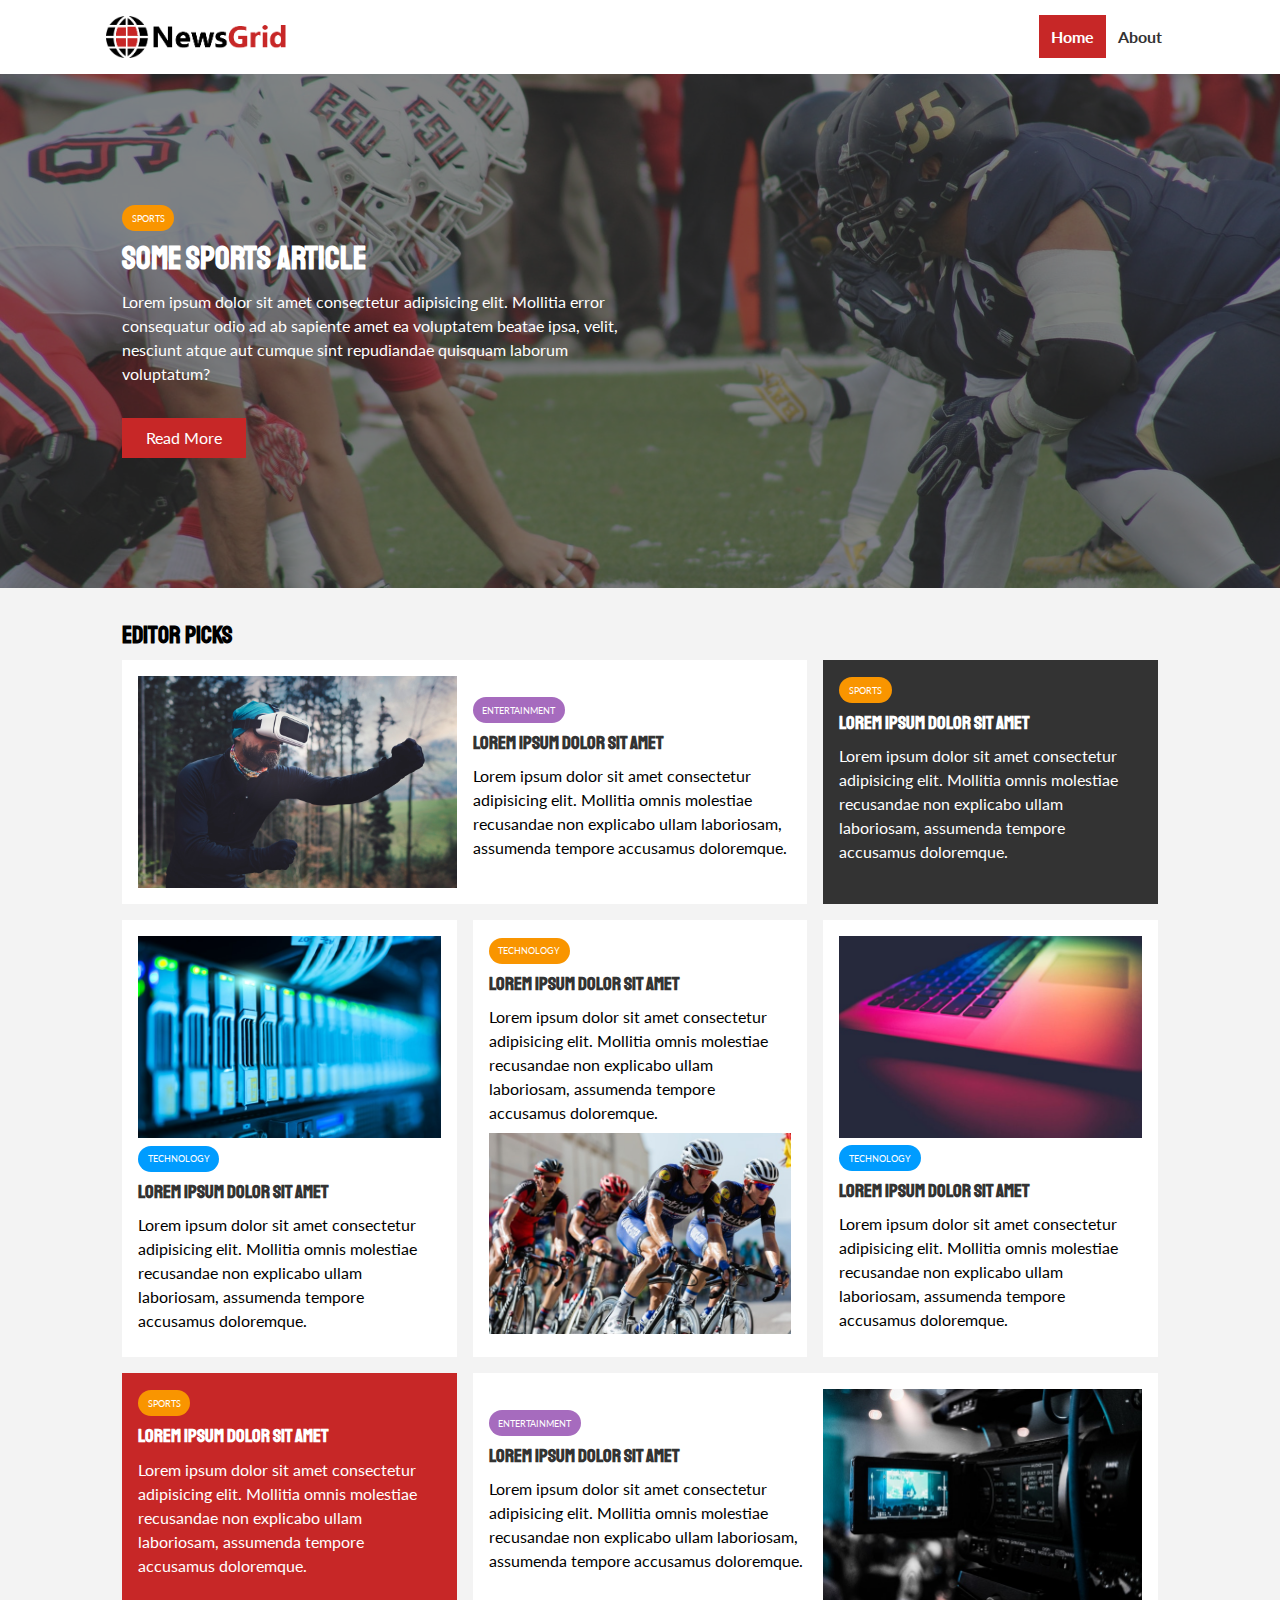
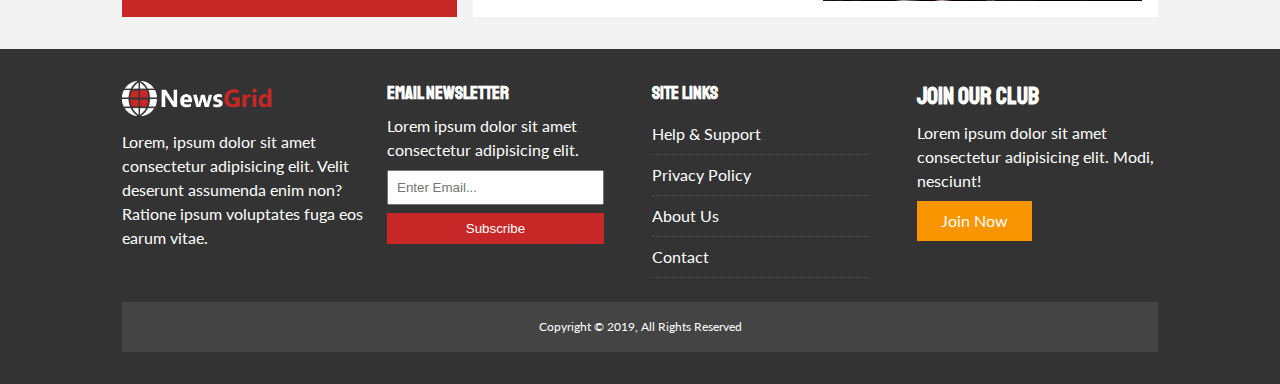
<file: index.html>
<!DOCTYPE html>
<html lang="en">
<head>
  <meta charset="UTF-8">
  <meta name="viewport" content="width=device-width, initial-scale=1.0">
  <meta http-equiv="X-UA-Compatible" content="ie=edge">
  <link rel="stylesheet" href="https://use.fontawesome.com/releases/v5.8.1/css/all.css" integrity="sha384-50oBUHEmvpQ+1lW4y57PTFmhCaXp0ML5d60M1M7uH2+nqUivzIebhndOJK28anvf" crossorigin="anonymous">
  <link href="https://fonts.googleapis.com/css?family=Lato|Staatliches" rel="stylesheet">
  <link rel="stylesheet" href="css/style.css">
  <link rel="stylesheet" media="screen and (max-width: 768px)" href="css/mobile.css">
  <link rel="shortcut icon" type="image/x-icon" href="favicon.ico">
  <title>NewsGrid | Latest News</title>
</head>
<body>
  <nav id="main-nav">
    <div class="container">
      <img src="img/logo.png" alt="NewsGrid" class="logo">
      <div class="social">
        <a href="http://facebook.com" target="_blank"><i class="fab fa-facebook fa-2x"></i></a>
        <a href="http://twitter.com" target="_blank"><i class="fab fa-twitter fa-2x"></i></a>
        <a href="http://instagram.com" target="_blank"><i class="fab fa-instagram fa-2x"></i></a>
        <a href="http://youtube.com" target="_blank"><i class="fab fa-youtube fa-2x"></i></a>
      </div>
      <ul>
        <li><a class="current" href="index.html">Home</a></li>
        <li><a href="about.html">About</a></li>
      </ul>
    </div>
  </nav>

  <!-- Showcase -->
  <header id="showcase">
    <div class="container">
      <div class="showcase-container">
        <div class="showcase-content">
          <div class="category category-sports">Sports</div>
          <h1>Some Sports Article</h1>
          <p>Lorem ipsum dolor sit amet consectetur adipisicing elit. Mollitia error consequatur odio ad ab sapiente amet ea voluptatem beatae ipsa, velit, nesciunt atque aut cumque sint repudiandae quisquam laborum voluptatum?</p>
          <a href="article.html" class="btn btn-primary">Read More</a>
        </div>
      </div>
    </div>
  </header>

  <!-- Home Articles -->
  <section id="home-articles" class="py-2">
    <div class="container">
      <h2>Editor Picks</h2>
      <div class="articles-container">
        <article class="card">
          <img src="img/articles/ent1.jpg" alt="">
          <div>
            <div class="category category-ent">Entertainment</div>
            <h3>
              <a href="article.html">Lorem ipsum dolor sit amet</a>
            </h3>
            <p>Lorem ipsum dolor sit amet consectetur adipisicing elit. Mollitia omnis molestiae recusandae non explicabo ullam laboriosam, assumenda tempore accusamus doloremque.</p>
          </div>
        </article>
        <article class="card bg-dark">
          <div class="category category-sports">Sports</div>
          <h3>
            <a href="article.html">Lorem ipsum dolor sit amet</a>
          </h3>
          <p>Lorem ipsum dolor sit amet consectetur adipisicing elit. Mollitia omnis molestiae recusandae non explicabo ullam laboriosam, assumenda tempore accusamus doloremque.</p>
        </article>
        <article class="card">
          <img src="img/articles/tech1.jpg" alt="">
          <div class="category category-tech">Technology</div>
          <h3>
            <a href="article.html">Lorem ipsum dolor sit amet</a>
          </h3>
          <p>Lorem ipsum dolor sit amet consectetur adipisicing elit. Mollitia omnis molestiae recusandae non explicabo ullam laboriosam, assumenda tempore accusamus doloremque.</p>
        </article>
        <article class="card">
          <div class="category category-sports">Technology</div>
          <h3>
            <a href="article.html">Lorem ipsum dolor sit amet</a>
          </h3>
          <p>Lorem ipsum dolor sit amet consectetur adipisicing elit. Mollitia omnis molestiae recusandae non explicabo ullam laboriosam, assumenda tempore accusamus doloremque.</p>
          <img src="img/articles/sports1.jpg" alt="">
        </article>
        <article class="card">
            <img src="img/articles/tech2.jpg" alt="">
            <div class="category category-tech">Technology</div>
            <h3>
              <a href="article.html">Lorem ipsum dolor sit amet</a>
            </h3>
            <p>Lorem ipsum dolor sit amet consectetur adipisicing elit. Mollitia omnis molestiae recusandae non explicabo ullam laboriosam, assumenda tempore accusamus doloremque.</p>
          </article>
          <article class="card bg-primary">
            <div class="category category-sports">Sports</div>
            <h3>
              <a href="article.html">Lorem ipsum dolor sit amet</a>
            </h3>
            <p>Lorem ipsum dolor sit amet consectetur adipisicing elit. Mollitia omnis molestiae recusandae non explicabo ullam laboriosam, assumenda tempore accusamus doloremque.</p>
          </article>
          <article class="card">
            <div>
              <div class="category category-ent">Entertainment</div>
              <h3>
                <a href="article.html">Lorem ipsum dolor sit amet</a>
              </h3>
              <p>Lorem ipsum dolor sit amet consectetur adipisicing elit. Mollitia omnis molestiae recusandae non explicabo ullam laboriosam, assumenda tempore accusamus doloremque.</p>
            </div>
            <img src="img/articles/ent2.jpg" alt="">
          </article>
      </div>
    </div>
  </section>

  <!-- Footer -->
  <footer id="main-footer" class="py-2">
      <div class="container footer-container">
        <div>
          <img src="img/logo_light.png" alt="NewsGrid">
          <p>Lorem, ipsum dolor sit amet consectetur adipisicing elit. Velit deserunt assumenda enim non? Ratione ipsum voluptates fuga eos earum vitae.</p>
        </div>
        <div>
          <h3>Email Newsletter</h3>
          <p>Lorem ipsum dolor sit amet consectetur adipisicing elit.</p>
          <form name="contact" method="POST" data-netlify="true">
            <input type="email" name="email" placeholder="Enter Email...">
            <input type="submit" value="Subscribe" class="btn btn-primary">
          </form>
        </div>
        <div>
          <h3>Site Links</h3>
          <ul class="list">
            <li><a href="#">Help & Support</a></li>
            <li><a href="#">Privacy Policy</a></li>
            <li><a href="#">About Us</a></li>
            <li><a href="#">Contact</a></li>
          </ul>
        </div>
        <div>
          <h2>Join Our Club</h2>
          <p>Lorem ipsum dolor sit amet consectetur adipisicing elit. Modi, nesciunt!</p>
          <a href="#" class="btn btn-secondary">Join Now</a>
        </div>
        <div>
          <p>
            Copyright &copy; 2019, All Rights Reserved
          </p>
        </div>
      </div>
    </footer>
  
  </body>
  </html>
</file>
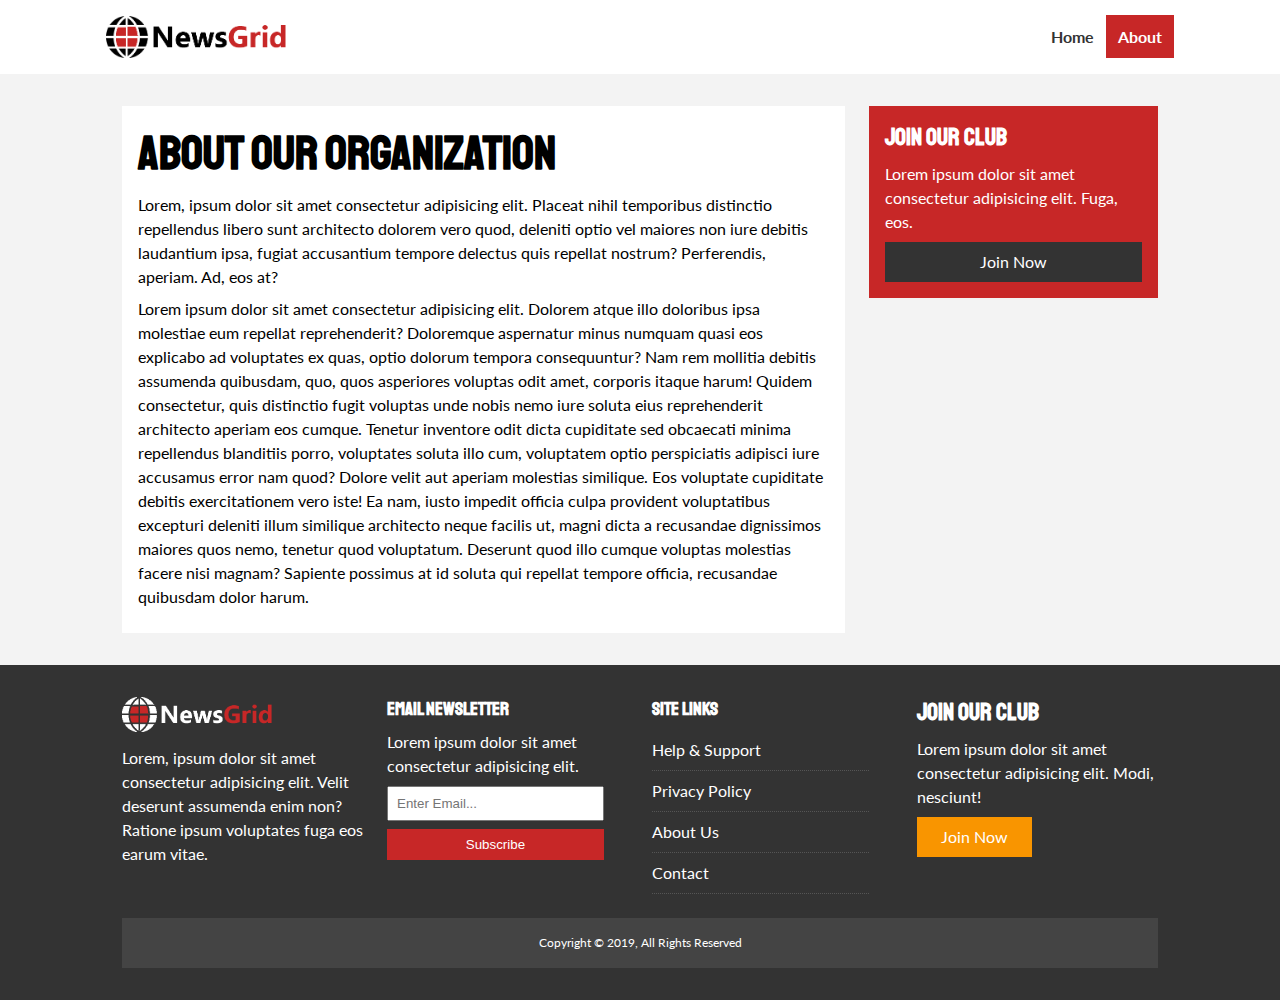
<file: about.html>
<!DOCTYPE html>
<html lang="en">
<head>
  <meta charset="UTF-8">
  <meta name="viewport" content="width=device-width, initial-scale=1.0">
  <meta http-equiv="X-UA-Compatible" content="ie=edge">
  <link rel="stylesheet" href="https://use.fontawesome.com/releases/v5.8.1/css/all.css" integrity="sha384-50oBUHEmvpQ+1lW4y57PTFmhCaXp0ML5d60M1M7uH2+nqUivzIebhndOJK28anvf" crossorigin="anonymous">
  <link href="https://fonts.googleapis.com/css?family=Lato|Staatliches" rel="stylesheet">
  <link rel="stylesheet" href="css/style.css">
  <link rel="stylesheet" media="screen and (max-width: 768px)" href="css/mobile.css">
  <link rel="shortcut icon" type="image/x-icon" href="favicon.ico">

  <title>NewsGrid | About </title>
</head>
<body>
  <nav id="main-nav">
    <div class="container">
      <img src="img/logo.png" alt="NewsGrid" class="logo">
      <div class="social">
        <a href="http://facebook.com" target="_blank"><i class="fab fa-facebook fa-2x"></i></a>
        <a href="http://twitter.com" target="_blank"><i class="fab fa-twitter fa-2x"></i></a>
        <a href="http://instagram.com" target="_blank"><i class="fab fa-instagram fa-2x"></i></a>
        <a href="http://youtube.com" target="_blank"><i class="fab fa-youtube fa-2x"></i></a>
      </div>
      <ul>
        <li><a href="index.html">Home</a></li>
        <li><a class="current" href="about.html">About</a></li>
      </ul>
    </div>
  </nav>

  <section id="about">
    <div class="container">
      <div class="page-container">
        <article class="card">
          <h1 class="l-heading">About Our Organization</h1>
          <p>Lorem, ipsum dolor sit amet consectetur adipisicing elit. Placeat nihil temporibus distinctio repellendus libero sunt architecto dolorem vero quod, deleniti optio vel maiores non iure debitis laudantium ipsa, fugiat accusantium tempore delectus quis repellat nostrum? Perferendis, aperiam. Ad, eos at?</p>
          <p>Lorem ipsum dolor sit amet consectetur adipisicing elit. Dolorem atque illo doloribus ipsa molestiae eum repellat reprehenderit? Doloremque aspernatur minus numquam quasi eos explicabo ad voluptates ex quas, optio dolorum tempora consequuntur? Nam rem mollitia debitis assumenda quibusdam, quo, quos asperiores voluptas odit amet, corporis itaque harum! Quidem consectetur, quis distinctio fugit voluptas unde nobis nemo iure soluta eius reprehenderit architecto aperiam eos cumque. Tenetur inventore odit dicta cupiditate sed obcaecati minima repellendus blanditiis porro, voluptates soluta illo cum, voluptatem optio perspiciatis adipisci iure accusamus error nam quod? Dolore velit aut aperiam molestias similique. Eos voluptate cupiditate debitis exercitationem vero iste! Ea nam, iusto impedit officia culpa provident voluptatibus excepturi deleniti illum similique architecto neque facilis ut, magni dicta a recusandae dignissimos maiores quos nemo, tenetur quod voluptatum. Deserunt quod illo cumque voluptas molestias facere nisi magnam? Sapiente possimus at id soluta qui repellat tempore officia, recusandae quibusdam dolor harum.</p>
        </article>
        <aside class="card bg-primary">
          <h2>Join Our Club</h2>
          <p>Lorem ipsum dolor sit amet consectetur adipisicing elit. Fuga, eos.</p>
          <a href="#" class="btn btn-dark btn-block">Join Now</a>
        </aside>
      </div>
    </div>
  </section>
 

  <!-- Footer -->
  <footer id="main-footer" class="py-2">
      <div class="container footer-container">
        <div>
          <img src="img/logo_light.png" alt="NewsGrid">
          <p>Lorem, ipsum dolor sit amet consectetur adipisicing elit. Velit deserunt assumenda enim non? Ratione ipsum voluptates fuga eos earum vitae.</p>
        </div>
        <div>
          <h3>Email Newsletter</h3>
          <p>Lorem ipsum dolor sit amet consectetur adipisicing elit.</p>
          <form name="contact" method="POST" data-netlify="true">
            <input type="email" name="email" placeholder="Enter Email...">
            <input type="submit" value="Subscribe" class="btn btn-primary">
          </form>
        </div>
        <div>
          <h3>Site Links</h3>
          <ul class="list">
            <li><a href="#">Help & Support</a></li>
            <li><a href="#">Privacy Policy</a></li>
            <li><a href="#">About Us</a></li>
            <li><a href="#">Contact</a></li>
          </ul>
        </div>
        <div>
          <h2>Join Our Club</h2>
          <p>Lorem ipsum dolor sit amet consectetur adipisicing elit. Modi, nesciunt!</p>
          <a href="#" class="btn btn-secondary">Join Now</a>
        </div>
        <div>
          <p>
            Copyright &copy; 2019, All Rights Reserved
          </p>
        </div>
      </div>
    </footer>
  
  </body>
  </html>
</file>
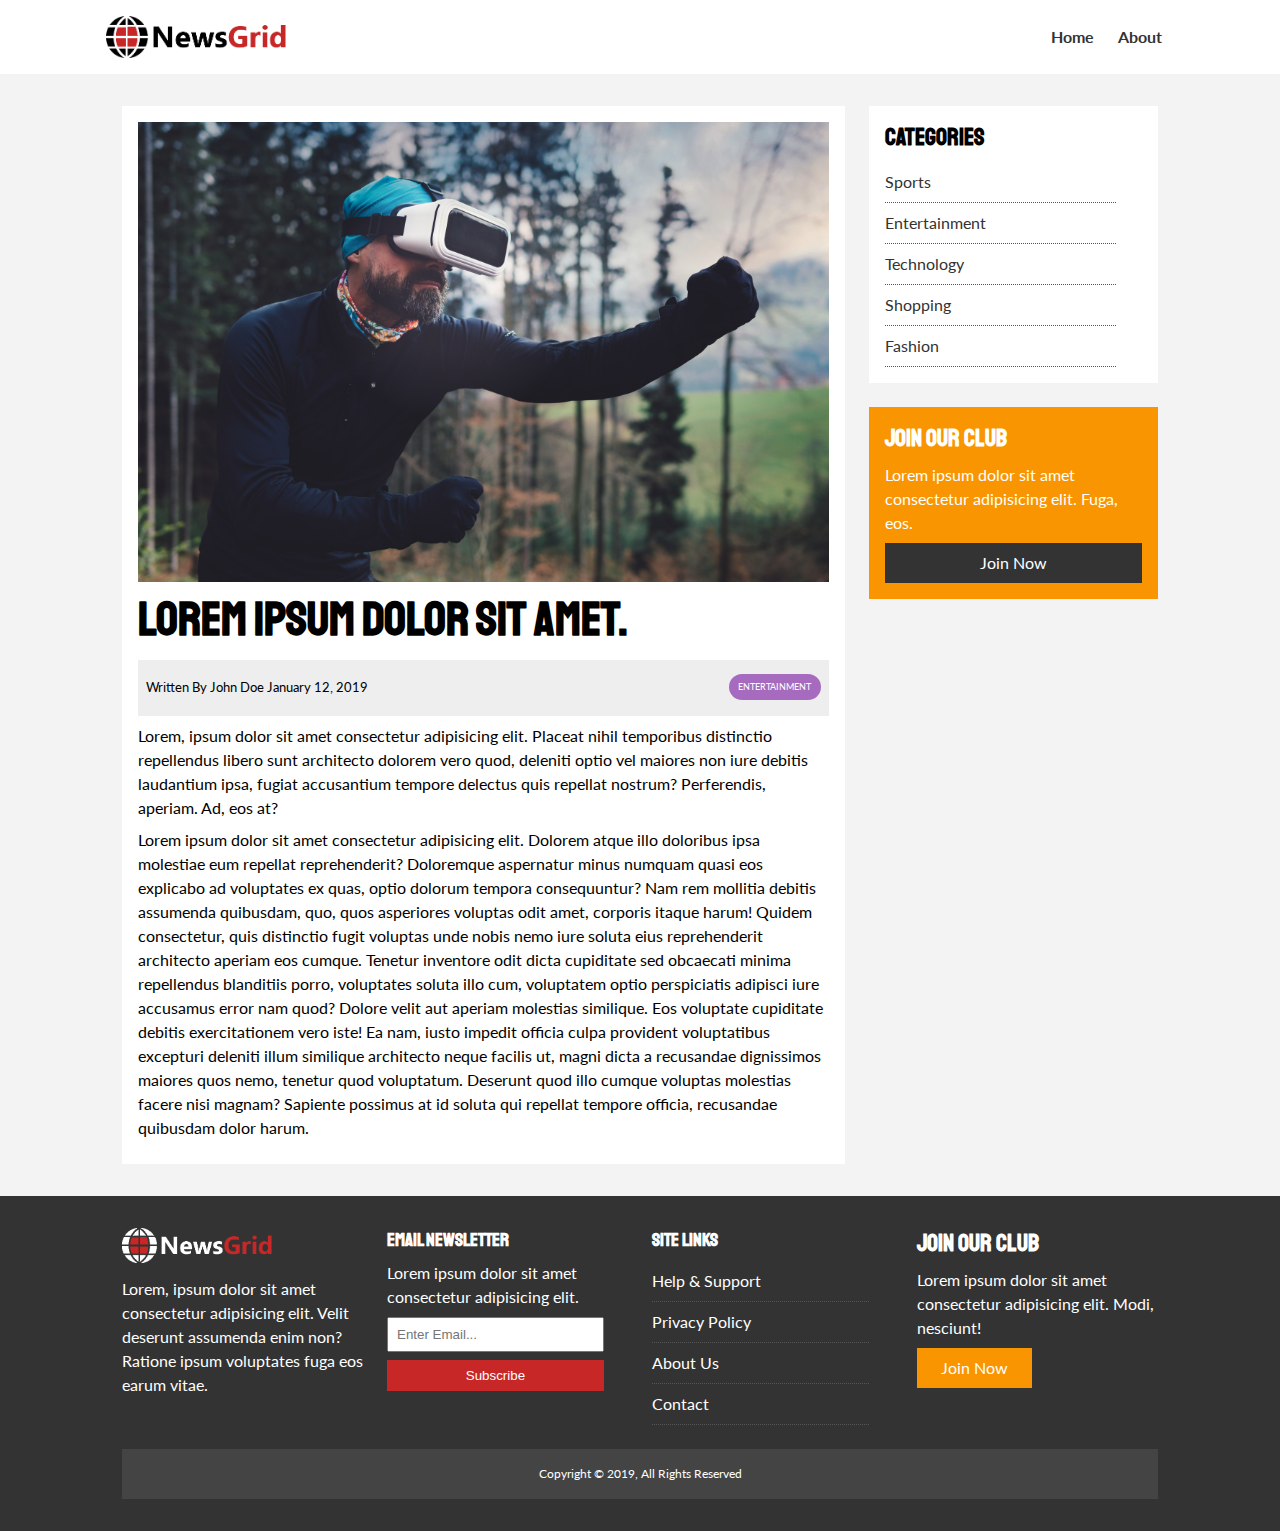
<file: article.html>
<!DOCTYPE html>
<html lang="en">
<head>
  <meta charset="UTF-8">
  <meta name="viewport" content="width=device-width, initial-scale=1.0">
  <meta http-equiv="X-UA-Compatible" content="ie=edge">
  <link rel="stylesheet" href="https://use.fontawesome.com/releases/v5.8.1/css/all.css" integrity="sha384-50oBUHEmvpQ+1lW4y57PTFmhCaXp0ML5d60M1M7uH2+nqUivzIebhndOJK28anvf" crossorigin="anonymous">
  <link href="https://fonts.googleapis.com/css?family=Lato|Staatliches" rel="stylesheet">
  <link rel="stylesheet" href="css/style.css">
  <link rel="stylesheet" media="screen and (max-width: 768px)" href="css/mobile.css">
  <link rel="shortcut icon" type="image/x-icon" href="favicon.ico">

  <title>NewsGrid | Latest News </title>
</head>
<body>
  <nav id="main-nav">
    <div class="container">
      <img src="img/logo.png" alt="NewsGrid" class="logo">
      <div class="social">
        <a href="http://facebook.com" target="_blank"><i class="fab fa-facebook fa-2x"></i></a>
        <a href="http://twitter.com" target="_blank"><i class="fab fa-twitter fa-2x"></i></a>
        <a href="http://instagram.com" target="_blank"><i class="fab fa-instagram fa-2x"></i></a>
        <a href="http://youtube.com" target="_blank"><i class="fab fa-youtube fa-2x"></i></a>
      </div>
      <ul>
        <li><a href="index.html">Home</a></li>
        <li><a href="about.html">About</a></li>
      </ul>
    </div>
  </nav>

  <section id="article">
    <div class="container">
      <div class="page-container">
        <article class="card">
          <img src="img/articles/ent1.jpg" alt="">
          <h1 class="l-heading">Lorem ipsum dolor sit amet.</h1>
          <div class="meta">
            <small>
              <i class="fas fa-user"></i> Written By John Doe January 12, 2019
            </small>
            <div class="category category-ent">Entertainment</div>
          </div>
          <p>Lorem, ipsum dolor sit amet consectetur adipisicing elit. Placeat nihil temporibus distinctio repellendus libero sunt architecto dolorem vero quod, deleniti optio vel maiores non iure debitis laudantium ipsa, fugiat accusantium tempore delectus quis repellat nostrum? Perferendis, aperiam. Ad, eos at?</p>
          <p>Lorem ipsum dolor sit amet consectetur adipisicing elit. Dolorem atque illo doloribus ipsa molestiae eum repellat reprehenderit? Doloremque aspernatur minus numquam quasi eos explicabo ad voluptates ex quas, optio dolorum tempora consequuntur? Nam rem mollitia debitis assumenda quibusdam, quo, quos asperiores voluptas odit amet, corporis itaque harum! Quidem consectetur, quis distinctio fugit voluptas unde nobis nemo iure soluta eius reprehenderit architecto aperiam eos cumque. Tenetur inventore odit dicta cupiditate sed obcaecati minima repellendus blanditiis porro, voluptates soluta illo cum, voluptatem optio perspiciatis adipisci iure accusamus error nam quod? Dolore velit aut aperiam molestias similique. Eos voluptate cupiditate debitis exercitationem vero iste! Ea nam, iusto impedit officia culpa provident voluptatibus excepturi deleniti illum similique architecto neque facilis ut, magni dicta a recusandae dignissimos maiores quos nemo, tenetur quod voluptatum. Deserunt quod illo cumque voluptas molestias facere nisi magnam? Sapiente possimus at id soluta qui repellat tempore officia, recusandae quibusdam dolor harum.</p>
        </article>

        <aside id="categories" class="card">
          <h2>Categories</h2>
          <ul class="list">
            <li><a href="#"><i class="fas fa-chevron-right"></i> Sports</a></li>
            <li><a href="#"><i class="fas fa-chevron-right"></i> Entertainment</a></li>
            <li><a href="#"><i class="fas fa-chevron-right"></i> Technology</a></li>
            <li><a href="#"><i class="fas fa-chevron-right"></i> Shopping</a></li>
            <li><a href="#"><i class="fas fa-chevron-right"></i> Fashion</a></li>
          </ul>
        </aside>

        <aside class="card bg-secondary">
          <h2>Join Our Club</h2>
          <p>Lorem ipsum dolor sit amet consectetur adipisicing elit. Fuga, eos.</p>
          <a href="#" class="btn btn-dark btn-block">Join Now</a>
        </aside>
      </div>
    </div>
  </section>
 

  <!-- Footer -->
  <footer id="main-footer" class="py-2">
      <div class="container footer-container">
        <div>
          <img src="img/logo_light.png" alt="NewsGrid">
          <p>Lorem, ipsum dolor sit amet consectetur adipisicing elit. Velit deserunt assumenda enim non? Ratione ipsum voluptates fuga eos earum vitae.</p>
        </div>
        <div>
          <h3>Email Newsletter</h3>
          <p>Lorem ipsum dolor sit amet consectetur adipisicing elit.</p>
          <form name="contact" method="POST" data-netlify="true">
            <input type="email" name="email" placeholder="Enter Email...">
            <input type="submit" value="Subscribe" class="btn btn-primary">
          </form>
        </div>
        <div>
          <h3>Site Links</h3>
          <ul class="list">
            <li><a href="#">Help & Support</a></li>
            <li><a href="#">Privacy Policy</a></li>
            <li><a href="#">About Us</a></li>
            <li><a href="#">Contact</a></li>
          </ul>
        </div>
        <div>
          <h2>Join Our Club</h2>
          <p>Lorem ipsum dolor sit amet consectetur adipisicing elit. Modi, nesciunt!</p>
          <a href="#" class="btn btn-secondary">Join Now</a>
        </div>
        <div>
          <p>
            Copyright &copy; 2019, All Rights Reserved
          </p>
        </div>
      </div>
    </footer>
  
  </body>
  </html>
</file>
<file: css/style.css>
:root {
  --primary-color: #c72727;
  --secondary-color: #f99500;
  --light-color: #f3f3f3;
  --dark-color: #333;
  --max-width: 1100px;
}

.category {
  --sports-color: #f99500;
  --ent-color: #a66bbe;
  --tech-color: #009cff;
}

* {
  margin: 0;
  padding: 0;
  box-sizing: border-box;
}

body {
  font-family: 'Lato', sans-serif;
  line-height: 1.5;
  background: var(--light-color);
}

a {
  color: #333;
  text-decoration: none;
}

ul {
  list-style: none;
}

p {
  margin: 0.5rem 0;
}

img {
  width: 100%;
}

h1, h2, h3, h4, h5, h6 {
  font-family: 'Staatliches', cursive;
  margin-bottom: .55rem;
  line-height: 1.3;
}

/* Utility */
.container {
  max-width: var(--max-width);
  margin: auto;
  padding: 0 2rem;
  overflow: hidden;
}

.category {
  display: inline-block;
  color: #fff;
  font-size: 0.55rem;
  text-transform: uppercase;
  padding: 0.4rem 0.6rem;
  border-radius: 15px;
  margin-bottom: 0.5rem;
}

.category-sports { background: var(--sports-color) }
.category-ent { background: var(--ent-color) }
.category-tech { background: var(--tech-color) }

.btn {
  display: inline-block;
  border: none;
  background: var(--dark-color);
  color: #fff;
  padding: .5rem 1.5rem;
}

.btn-light { background: var(--light-color) }
.btn-primary { background: var(--primary-color) }
.btn-secondary { background: var(--secondary-color) }

.btn-block {
  display: block;
  width: 100%;
  text-align: center;
}

.btn:hover { opacity: 0.9 }

.card {
  background: #fff;
  padding: 1rem;
}

.bg-dark {
  background: var(--dark-color);
  color: #fff;
}

.bg-primary {
  background: var(--primary-color);
  color: #fff;
}

.bg-secondary {
  background: var(--secondary-color);
  color: #fff;
}

.bg-dark h1,
.bg-dark h2,
.bg-dark h3,
.bg-dark a,
.bg-primary h1,
.bg-primary h2,
.bg-primary h3,
.bg-primary a,
.bg-secondary h1,
.bg-secondary h2,
.bg-secondary h3,
.bg-secondary a {
  color: #fff;
}

.py-1 { padding: 1.5rem 0 }
.py-2 { padding: 2rem 0 }
.py-3 { padding: 3rem 0 }
.p-1 { padding: 1.5rem 0 }
.p-2 { padding: 2rem 0 }
.p-3 { padding: 3rem 0 }

.l-heading {
  font-size: 3rem;
}

.list li {
  padding: 0.5rem 0;
  border-bottom: #555 dotted 1px;
  width: 90%;
}

.list li a:hover {
  color: var(--primary-color) !important;
}

/* Inner Pag grid container */
.page-container {
  display: grid;
  grid-template-columns: 5fr 2fr;
  margin: 2rem 0;
  grid-gap: 1.5rem;
}

.page-container > *:first-child {
  grid-row: 1 /span 3
}

/* Navigation */
#main-nav {
  background: #fff;
  position: sticky;
  top: 0;
  z-index: 2;
}

#main-nav .container {
  display: grid;
  grid-template-columns: 6fr 3fr 2fr;
  padding: 1rem;
  align-items: center;
}

#main-nav .logo {
  width: 180px;
}

#main-nav ul {
  justify-self: end;
  display: flex;
}

#main-nav ul li a {
  padding: 0.75rem;
  font-weight: bold;
}

#main-nav ul li a.current {
  background: var(--primary-color);
  color: #fff;
}

#main-nav ul li a:hover {
  background: var(--light-color);
  color: var(--dark-color);
}

#main-nav .social {
  justify-self: center;
}

#main-nav .social i {
  color: #777;
  margin-right: .5rem;
}

/* Showcase */
#showcase {
  color: #fff;
  background: #333;
  padding: 2rem;
  position: relative;
}

#showcase:before {
  content:'';
  background: url('../img/featured.jpg') no-repeat center center/cover;
  position: absolute;
  top: 0;
  left: 0;
  width: 100%;
  height: 100%;
  opacity: 0.4;
}

#showcase .showcase-container {
  display: grid;
  grid-template-columns: repeat(2, 1fr);
  justify-content: center;
  align-items: center;
  height: 50vh;
}

#showcase .showcase-content {
  z-index: 1;
}

#showcase .showcase-content p {
  margin-bottom: 2rem;
}

/* Home Articles */
#home-articles .articles-container {
  display: grid;
  grid-template-columns: repeat(3, 1fr);
  grid-gap: 1rem;
}

#home-articles .articles-container > *:first-child,
#home-articles .articles-container > *:last-child {
  display: grid;
  grid-template-columns: repeat(2, 1fr);
  grid-gap: 1rem;
  align-items: center;
  grid-column: 1 / span 2;
}

#home-articles .articles-container > *:last-child {
  grid-column: 2 /span 2;
}

#article .meta {
  display: flex;
  justify-content: space-between;
  align-items: center;
  background: #eee;
  padding: 0.5rem;
}

#article .meta .category {
  margin-top: 0.4rem;
}

/* Footer */
#main-footer {
  background: var(--dark-color);
  color: #fff;
  padding: 2rem;
}

#main-footer img {
  width: 150px;
}

#main-footer a {
  color: #fff;
}

#main-footer .footer-container {
  display: grid;
  grid-template-columns: repeat(4, 1fr);
  grid-gap: 1.5rem;
}

#main-footer .footer-container > *:last-child {
  background: #444;
  grid-column: 1 / span 4;
  padding: 0.5rem;
  text-align: center;
  font-size: 0.75rem;
}

#main-footer .footer-container input[type='email'] {
  width: 90%;
  padding: 0.5rem;
  margin-bottom: 0.5rem;
}

#main-footer .footer-container input[type='submit'] {
  width: 90%
}
</file>
<file: css/mobile.css>
/* Navigation */
#main-nav .social {
  display: none;
}

#main-nav .container {
  grid-template-columns: 1fr;
  grid-gap: 1.2rem;
}

#main-nav ul,
#main-nav .logo {
  justify-self: center;
}

#main-nav ul li a {
  padding: 0.5rem;
}

#home-articles .articles-container {
  grid-template-columns: repeat(2, 1fr);
}

#home-articles .articles-container > *:first-child,
#home-articles .articles-container > *:last-child {
  grid-template-columns: 1fr;
  grid-column: 1;
}

@media(max-width: 600px) {
  /* Stack Grid Items */
  #showcase .showcase-container,
  #home-articles .articles-container,
  #main-footer .footer-container { 
    grid-template-columns: 1fr; 
  }

  #main-footer .footer-container > *:last-child {
    grid-column: 1;
  }

  #main-footer .footer-container > *:first-child,
  #main-footer .footer-container > *:nth-child(2) {
    border-bottom: #444 dotted 1px;
    padding-bottom: 1rem;
  }

  .page-container {
    grid-template-columns: 1fr;
    text-align: center;
  }

  .page-container > *:first-child {
    grid-row: 1; 
  }

  .l-heading {
    font-size: 2rem;
  }
}
</file>
